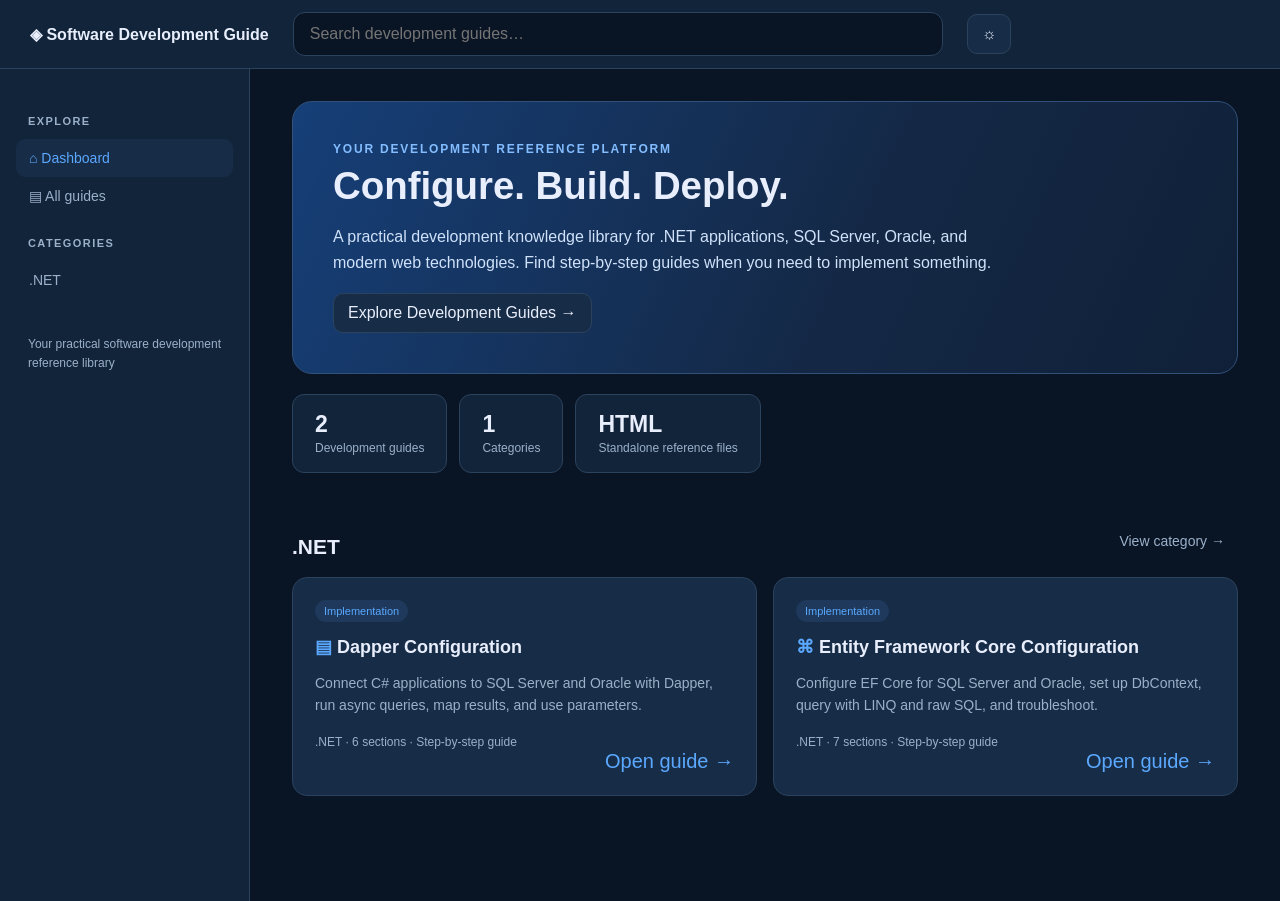
<file: index.html>
<!doctype html>
<html lang="en">
<head>
  <meta charset="utf-8">
  <meta name="viewport" content="width=device-width, initial-scale=1">
  <meta name="description" content="Practical .NET software development configuration and implementation guides.">
  <title>Software Development Guide</title>
  <link rel="stylesheet" href="style.css">
</head>
<body>
  <header class="site-header">
    <a class="brand" href="index.html">◈ Software Development Guide</a>
    <label class="search-wrap"><span class="sr-only">Search guides</span><input id="search" type="search" placeholder="Search development guides…" aria-label="Search development guides"></label>
    <button id="theme" class="theme-button" type="button" aria-label="Toggle light and dark theme">☼</button>
  </header>
  <div class="layout">
    <aside class="sidebar">
      <div class="side-title">EXPLORE</div>
      <a href="#home" class="nav active">⌂ Dashboard</a>
      <a href="#library" class="nav">▤ All guides</a>
      <div class="side-title">CATEGORIES</div>
      <div id="categories"><a href="#category/.NET" class="nav">.NET</a></div>
      <div class="aside-foot">Your practical software development reference library</div>
    </aside>
    <main id="app" tabindex="-1"></main>
  </div>
  <script src="script.js"></script>
</body>
</html>
</file>
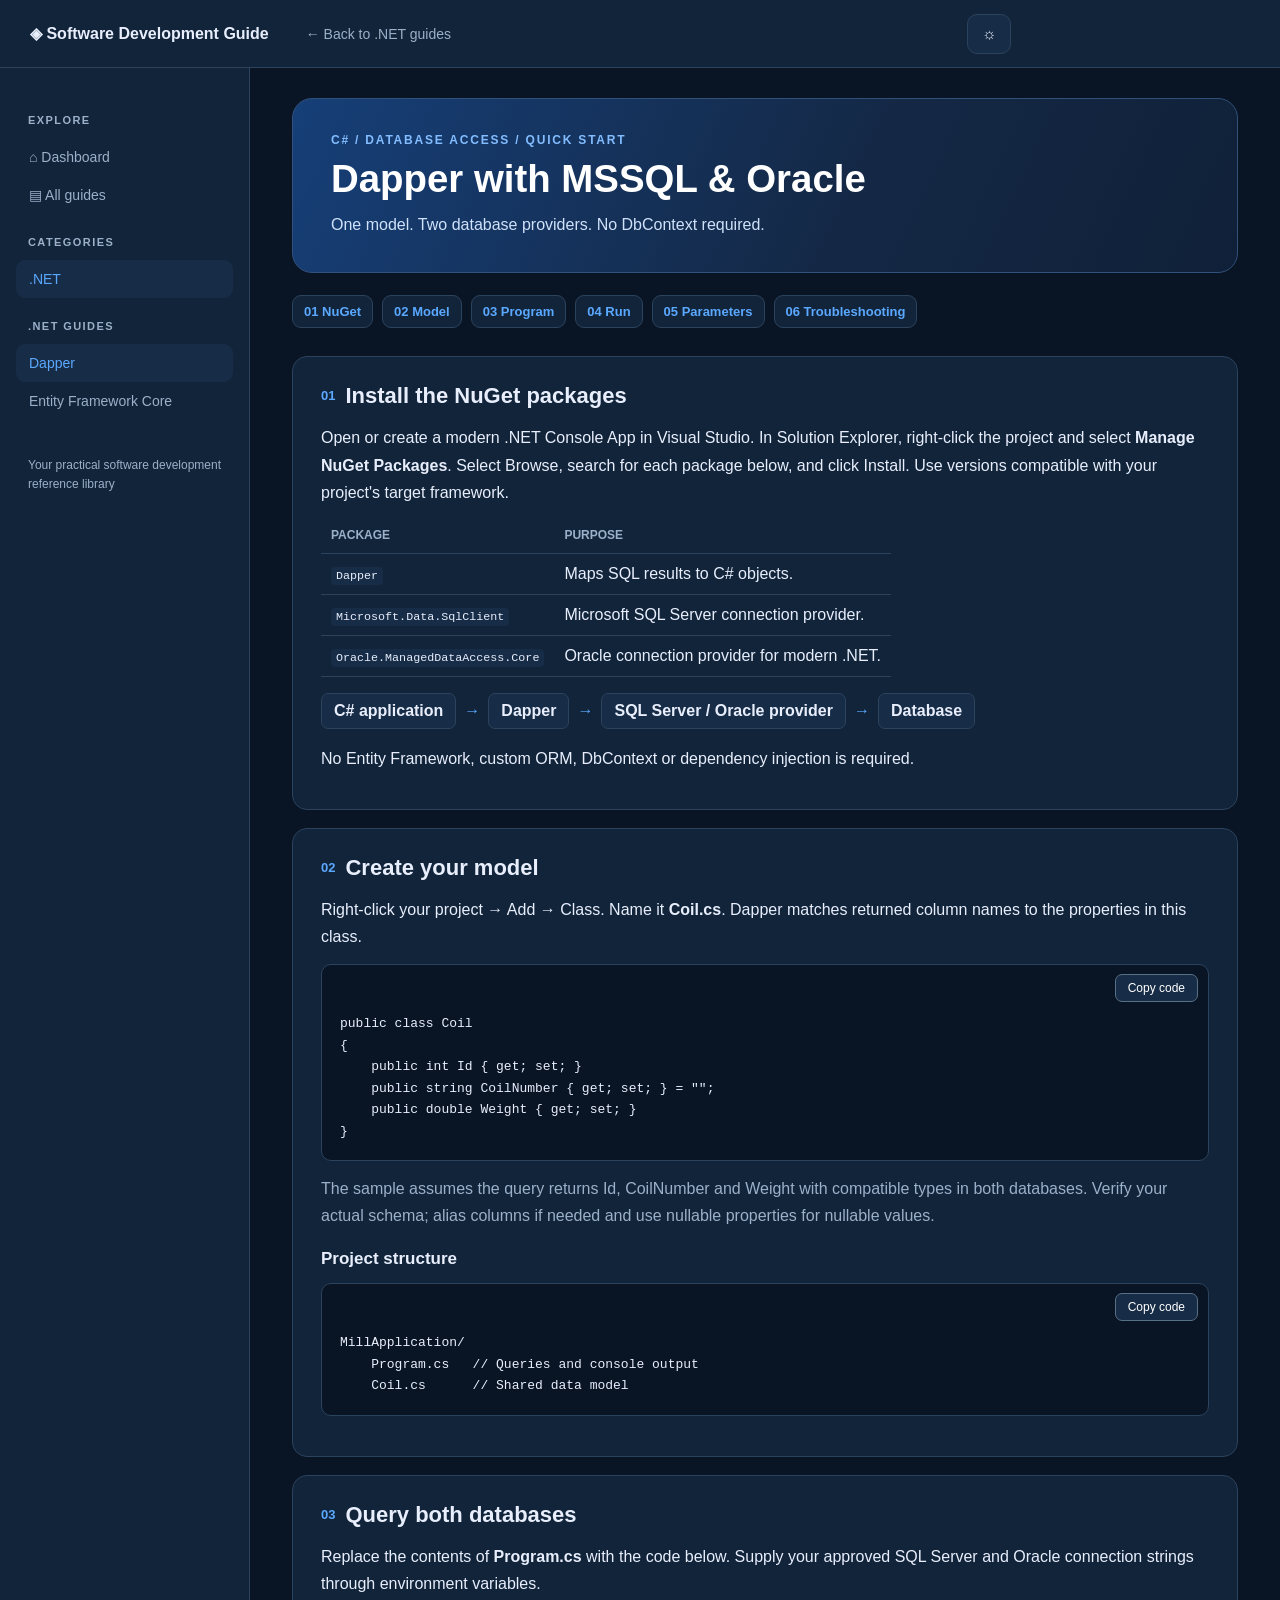
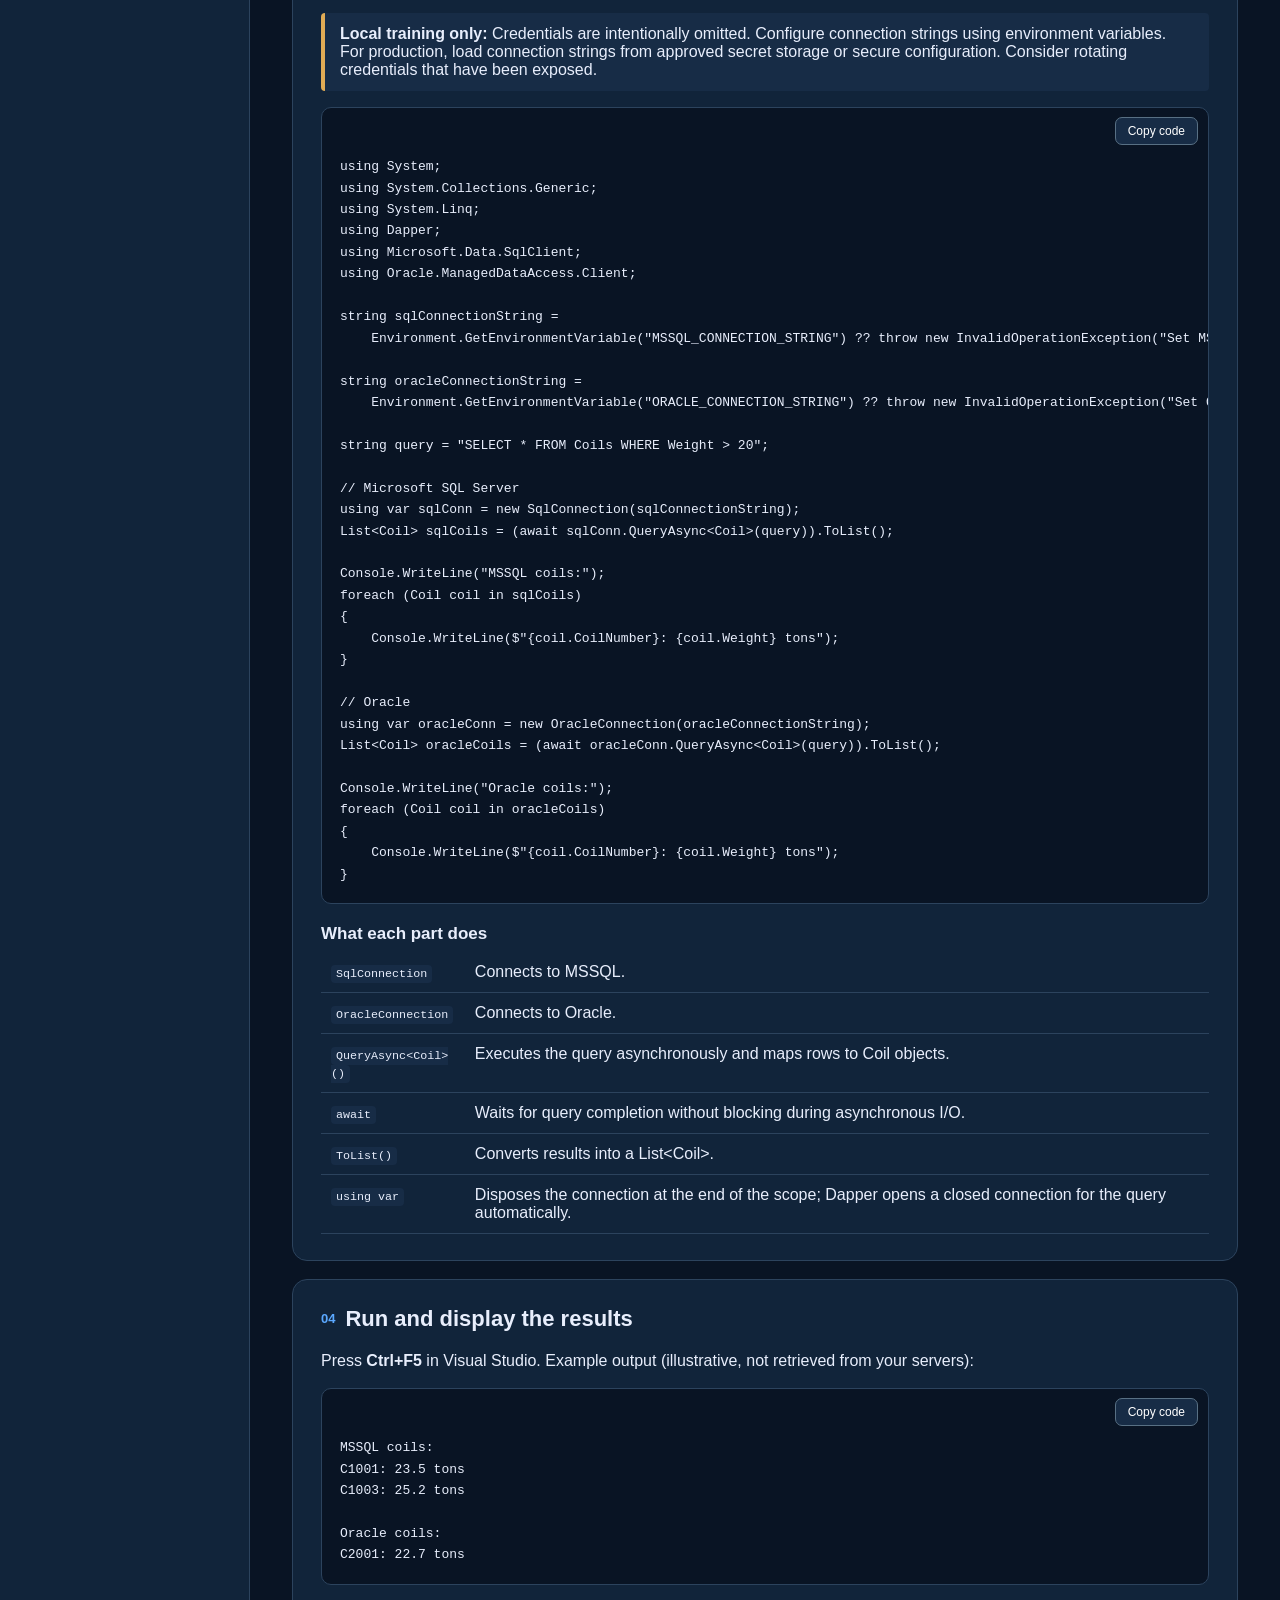
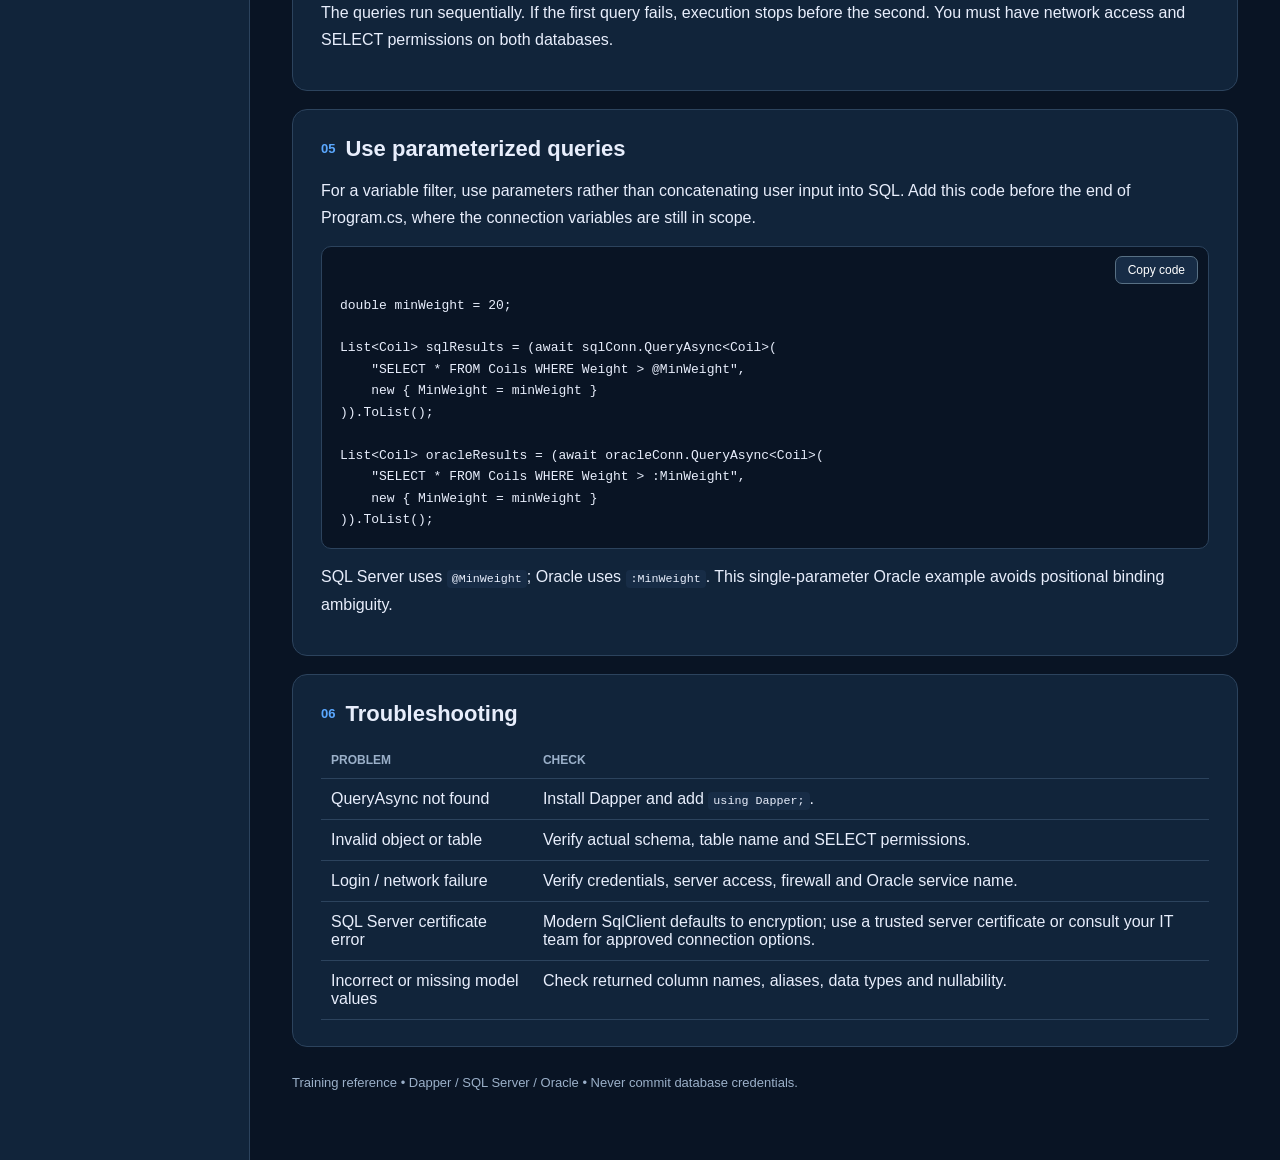
<file: guides/database/dapper.html>
<!doctype html>
<html lang="en">
<head>
<meta charset="utf-8">
<meta name="viewport" content="width=device-width, initial-scale=1">
<title>Dapper | MSSQL & Oracle | Software Development Guide</title>
<link rel="stylesheet" href="../../style.css">
<link rel="stylesheet" href="../../guide.css">
</head>
<body class="guide-page">
<header class="site-header">
  <a class="brand" href="../../index.html">◈ Software Development Guide</a>
  <div class="search-wrap"><a class="nav" href="../../index.html#category/.NET">← Back to .NET guides</a></div>
  <button id="theme" class="theme-button" type="button" aria-label="Toggle light and dark theme">☼</button>
</header>
<div class="layout">
 <aside class="sidebar">
   <div class="side-title">EXPLORE</div>
   <a href="../../index.html#home" class="nav">⌂ Dashboard</a>
   <a href="../../index.html#library" class="nav">▤ All guides</a>
   <div class="side-title">CATEGORIES</div>
   <a href="../../index.html#category/.NET" class="nav guide-nav-active">.NET</a>
   <div class="side-title">.NET GUIDES</div>
   <a href="dapper.html" class="nav active">Dapper</a>
   <a href="entity-framework.html" class="nav ">Entity Framework Core</a>
   <div class="aside-foot">Your practical software development reference library</div>
 </aside>
 <main class="guide-main">
  <section class="guide-hero">
   <div class="eyebrow">C# / DATABASE ACCESS / QUICK START</div>
   <h1>Dapper with MSSQL &amp; Oracle</h1>
   <p>One model. Two database providers. No DbContext required.</p>
  </section>
  <nav class="guide-toc" aria-label="On this page"><a href="#setup">01 NuGet</a><a href="#model">02 Model</a><a href="#program">03 Program</a><a href="#run">04 Run</a><a href="#parameters">05 Parameters</a><a href="#troubleshoot">06 Troubleshooting</a></nav>
  <div class="guide-content">
<section id="setup"><h2><span class="num">01</span>Install the NuGet packages</h2><p>Open or create a modern .NET Console App in Visual Studio. In Solution Explorer, right-click the project and select <strong>Manage NuGet Packages</strong>. Select Browse, search for each package below, and click Install. Use versions compatible with your project's target framework.</p><table><thead><tr><th>Package</th><th>Purpose</th></tr></thead><tbody><tr><td><code>Dapper</code></td><td>Maps SQL results to C# objects.</td></tr><tr><td><code>Microsoft.Data.SqlClient</code></td><td>Microsoft SQL Server connection provider.</td></tr><tr><td><code>Oracle.ManagedDataAccess.Core</code></td><td>Oracle connection provider for modern .NET.</td></tr></tbody></table><div class="flow"><span>C# application</span><b>→</b><span>Dapper</span><b>→</b><span>SQL Server / Oracle provider</span><b>→</b><span>Database</span></div><p>No Entity Framework, custom ORM, DbContext or dependency injection is required.</p></section>
<section id="model"><h2><span class="num">02</span>Create your model</h2><p>Right-click your project → Add → Class. Name it <strong>Coil.cs</strong>. Dapper matches returned column names to the properties in this class.</p><div class="code"><button type="button" class="copy">Copy code</button><pre><code>public class Coil
{
    public int Id { get; set; }
    public string CoilNumber { get; set; } = &quot;&quot;;
    public double Weight { get; set; }
}</code></pre></div><p class="muted">The sample assumes the query returns Id, CoilNumber and Weight with compatible types in both databases. Verify your actual schema; alias columns if needed and use nullable properties for nullable values.</p><h3>Project structure</h3><div class="code"><button type="button" class="copy">Copy code</button><pre><code>MillApplication/
    Program.cs   // Queries and console output
    Coil.cs      // Shared data model</code></pre></div></section>
<section id="program"><h2><span class="num">03</span>Query both databases</h2><p>Replace the contents of <strong>Program.cs</strong> with the code below. Supply your approved SQL Server and Oracle connection strings through environment variables.</p><div class="note"><strong>Local training only:</strong> Credentials are intentionally omitted. Configure connection strings using environment variables. For production, load connection strings from approved secret storage or secure configuration. Consider rotating credentials that have been exposed.</div><div class="code"><button type="button" class="copy">Copy code</button><pre><code>using System;
using System.Collections.Generic;
using System.Linq;
using Dapper;
using Microsoft.Data.SqlClient;
using Oracle.ManagedDataAccess.Client;

string sqlConnectionString =
    Environment.GetEnvironmentVariable(&quot;MSSQL_CONNECTION_STRING&quot;) ?? throw new InvalidOperationException(&quot;Set MSSQL_CONNECTION_STRING&quot;);

string oracleConnectionString =
    Environment.GetEnvironmentVariable(&quot;ORACLE_CONNECTION_STRING&quot;) ?? throw new InvalidOperationException(&quot;Set ORACLE_CONNECTION_STRING&quot;);

string query = &quot;SELECT * FROM Coils WHERE Weight &gt; 20&quot;;

// Microsoft SQL Server
using var sqlConn = new SqlConnection(sqlConnectionString);
List&lt;Coil&gt; sqlCoils = (await sqlConn.QueryAsync&lt;Coil&gt;(query)).ToList();

Console.WriteLine(&quot;MSSQL coils:&quot;);
foreach (Coil coil in sqlCoils)
{
    Console.WriteLine($&quot;{coil.CoilNumber}: {coil.Weight} tons&quot;);
}

// Oracle
using var oracleConn = new OracleConnection(oracleConnectionString);
List&lt;Coil&gt; oracleCoils = (await oracleConn.QueryAsync&lt;Coil&gt;(query)).ToList();

Console.WriteLine(&quot;Oracle coils:&quot;);
foreach (Coil coil in oracleCoils)
{
    Console.WriteLine($&quot;{coil.CoilNumber}: {coil.Weight} tons&quot;);
}</code></pre></div><h3>What each part does</h3><table><tbody><tr><td><code>SqlConnection</code></td><td>Connects to MSSQL.</td></tr><tr><td><code>OracleConnection</code></td><td>Connects to Oracle.</td></tr><tr><td><code>QueryAsync&lt;Coil&gt;()</code></td><td>Executes the query asynchronously and maps rows to Coil objects.</td></tr><tr><td><code>await</code></td><td>Waits for query completion without blocking during asynchronous I/O.</td></tr><tr><td><code>ToList()</code></td><td>Converts results into a List&lt;Coil&gt;.</td></tr><tr><td><code>using var</code></td><td>Disposes the connection at the end of the scope; Dapper opens a closed connection for the query automatically.</td></tr></tbody></table></section>
<section id="run"><h2><span class="num">04</span>Run and display the results</h2><p>Press <strong>Ctrl+F5</strong> in Visual Studio. Example output (illustrative, not retrieved from your servers):</p><div class="code"><button type="button" class="copy">Copy code</button><pre><code>MSSQL coils:
C1001: 23.5 tons
C1003: 25.2 tons

Oracle coils:
C2001: 22.7 tons</code></pre></div><p>The queries run sequentially. If the first query fails, execution stops before the second. You must have network access and SELECT permissions on both databases.</p></section>
<section id="parameters"><h2><span class="num">05</span>Use parameterized queries</h2><p>For a variable filter, use parameters rather than concatenating user input into SQL. Add this code before the end of Program.cs, where the connection variables are still in scope.</p><div class="code"><button type="button" class="copy">Copy code</button><pre><code>double minWeight = 20;

List&lt;Coil&gt; sqlResults = (await sqlConn.QueryAsync&lt;Coil&gt;(
    &quot;SELECT * FROM Coils WHERE Weight &gt; @MinWeight&quot;,
    new { MinWeight = minWeight }
)).ToList();

List&lt;Coil&gt; oracleResults = (await oracleConn.QueryAsync&lt;Coil&gt;(
    &quot;SELECT * FROM Coils WHERE Weight &gt; :MinWeight&quot;,
    new { MinWeight = minWeight }
)).ToList();</code></pre></div><p>SQL Server uses <code>@MinWeight</code>; Oracle uses <code>:MinWeight</code>. This single-parameter Oracle example avoids positional binding ambiguity.</p></section>
<section id="troubleshoot"><h2><span class="num">06</span>Troubleshooting</h2><table><thead><tr><th>Problem</th><th>Check</th></tr></thead><tbody><tr><td>QueryAsync not found</td><td>Install Dapper and add <code>using Dapper;</code>.</td></tr><tr><td>Invalid object or table</td><td>Verify actual schema, table name and SELECT permissions.</td></tr><tr><td>Login / network failure</td><td>Verify credentials, server access, firewall and Oracle service name.</td></tr><tr><td>SQL Server certificate error</td><td>Modern SqlClient defaults to encryption; use a trusted server certificate or consult your IT team for approved connection options.</td></tr><tr><td>Incorrect or missing model values</td><td>Check returned column names, aliases, data types and nullability.</td></tr></tbody></table></section></div>
  <footer class="guide-footer">Training reference • Dapper / SQL Server / Oracle • Never commit database credentials.</footer>
 </main>
</div>
<script>
document.querySelectorAll(".copy").forEach(button=>button.addEventListener("click",async()=>{
  const code=button.nextElementSibling.innerText;
  try { await navigator.clipboard.writeText(code); }
  catch(error) {
    const textarea=document.createElement("textarea");
    textarea.value=code;document.body.append(textarea);textarea.select();
    const copied=document.execCommand("copy");textarea.remove();
    if(!copied){button.textContent="Select code to copy";return;}
  }
  button.textContent="Copied";
  setTimeout(()=>button.textContent="Copy code",1400);
}));
const themeKey="development-guide-theme";
try {
 if(localStorage.getItem(themeKey)==="light")document.body.classList.add("light");
} catch(error){}
document.getElementById("theme").addEventListener("click",()=>{
 document.body.classList.toggle("light");
 try{localStorage.setItem(themeKey,document.body.classList.contains("light")?"light":"dark");}catch(error){}
});
</script>
</body>
</html>
</file>
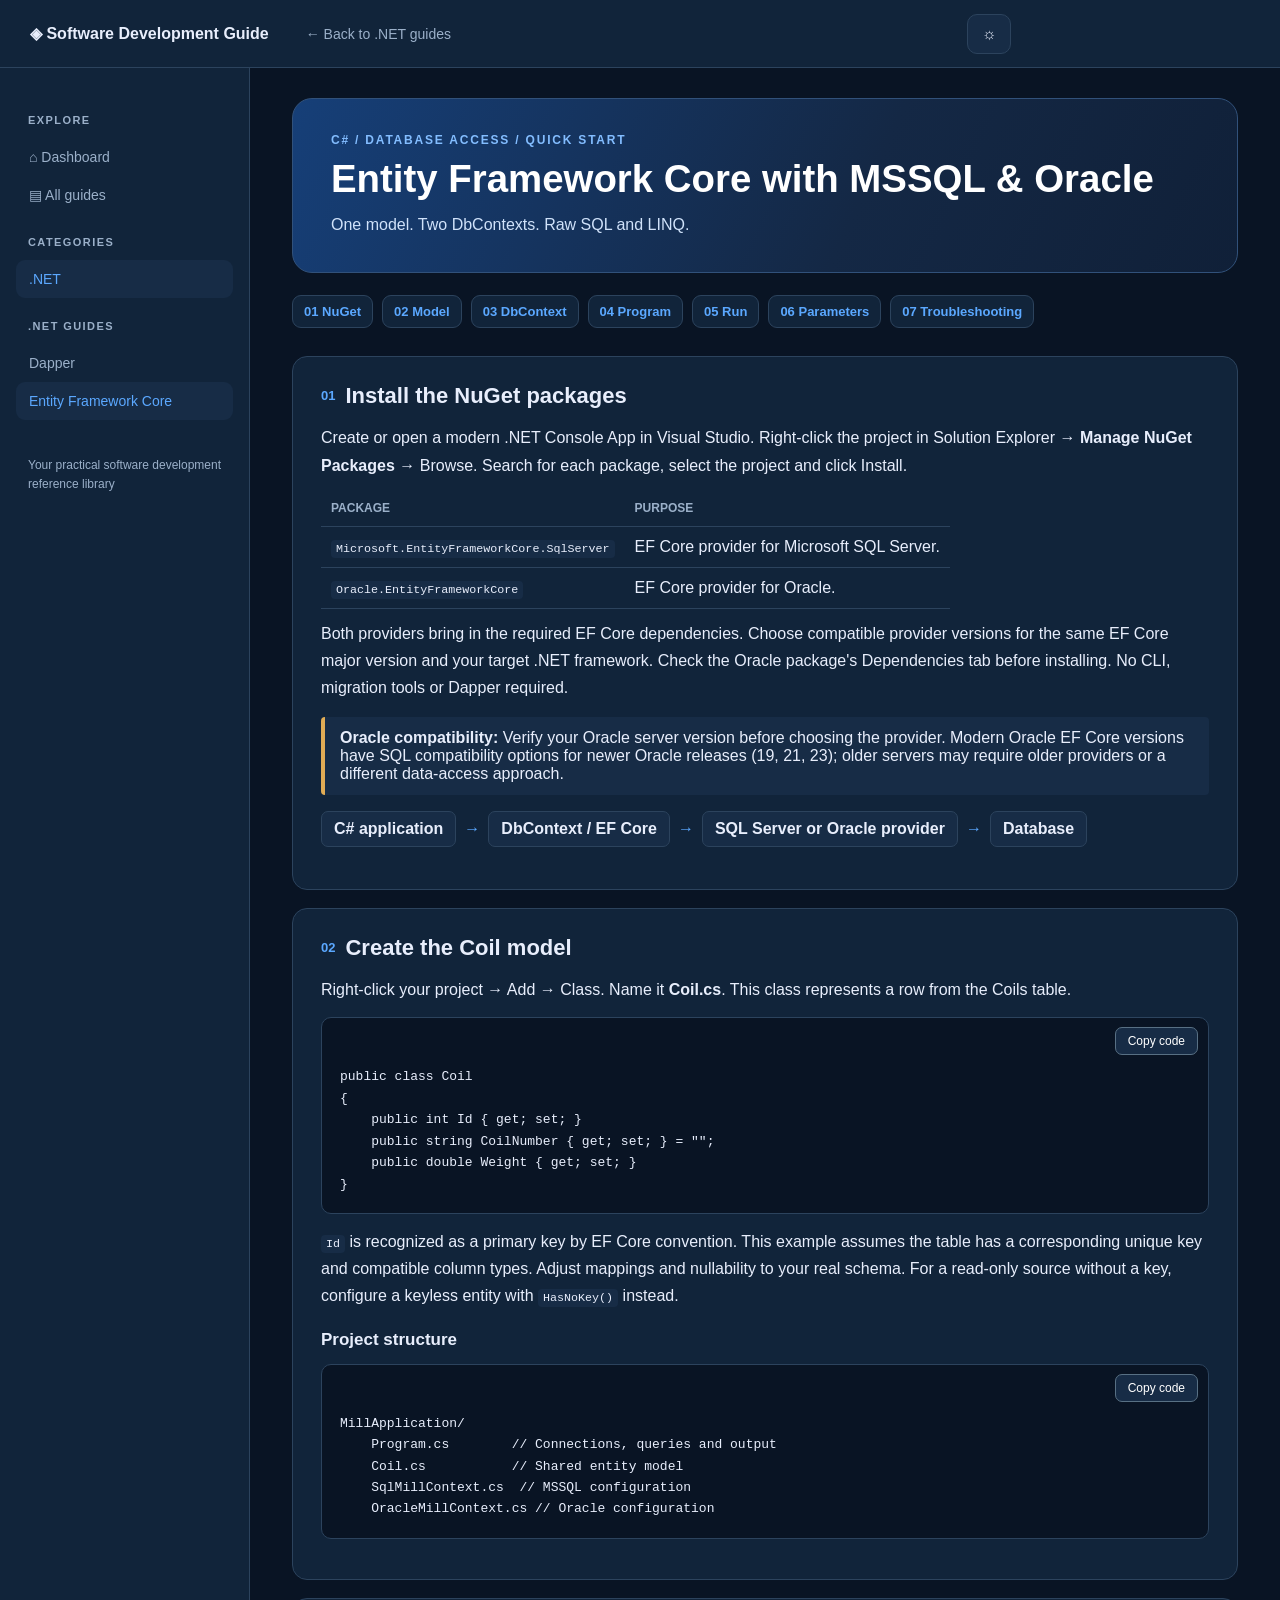
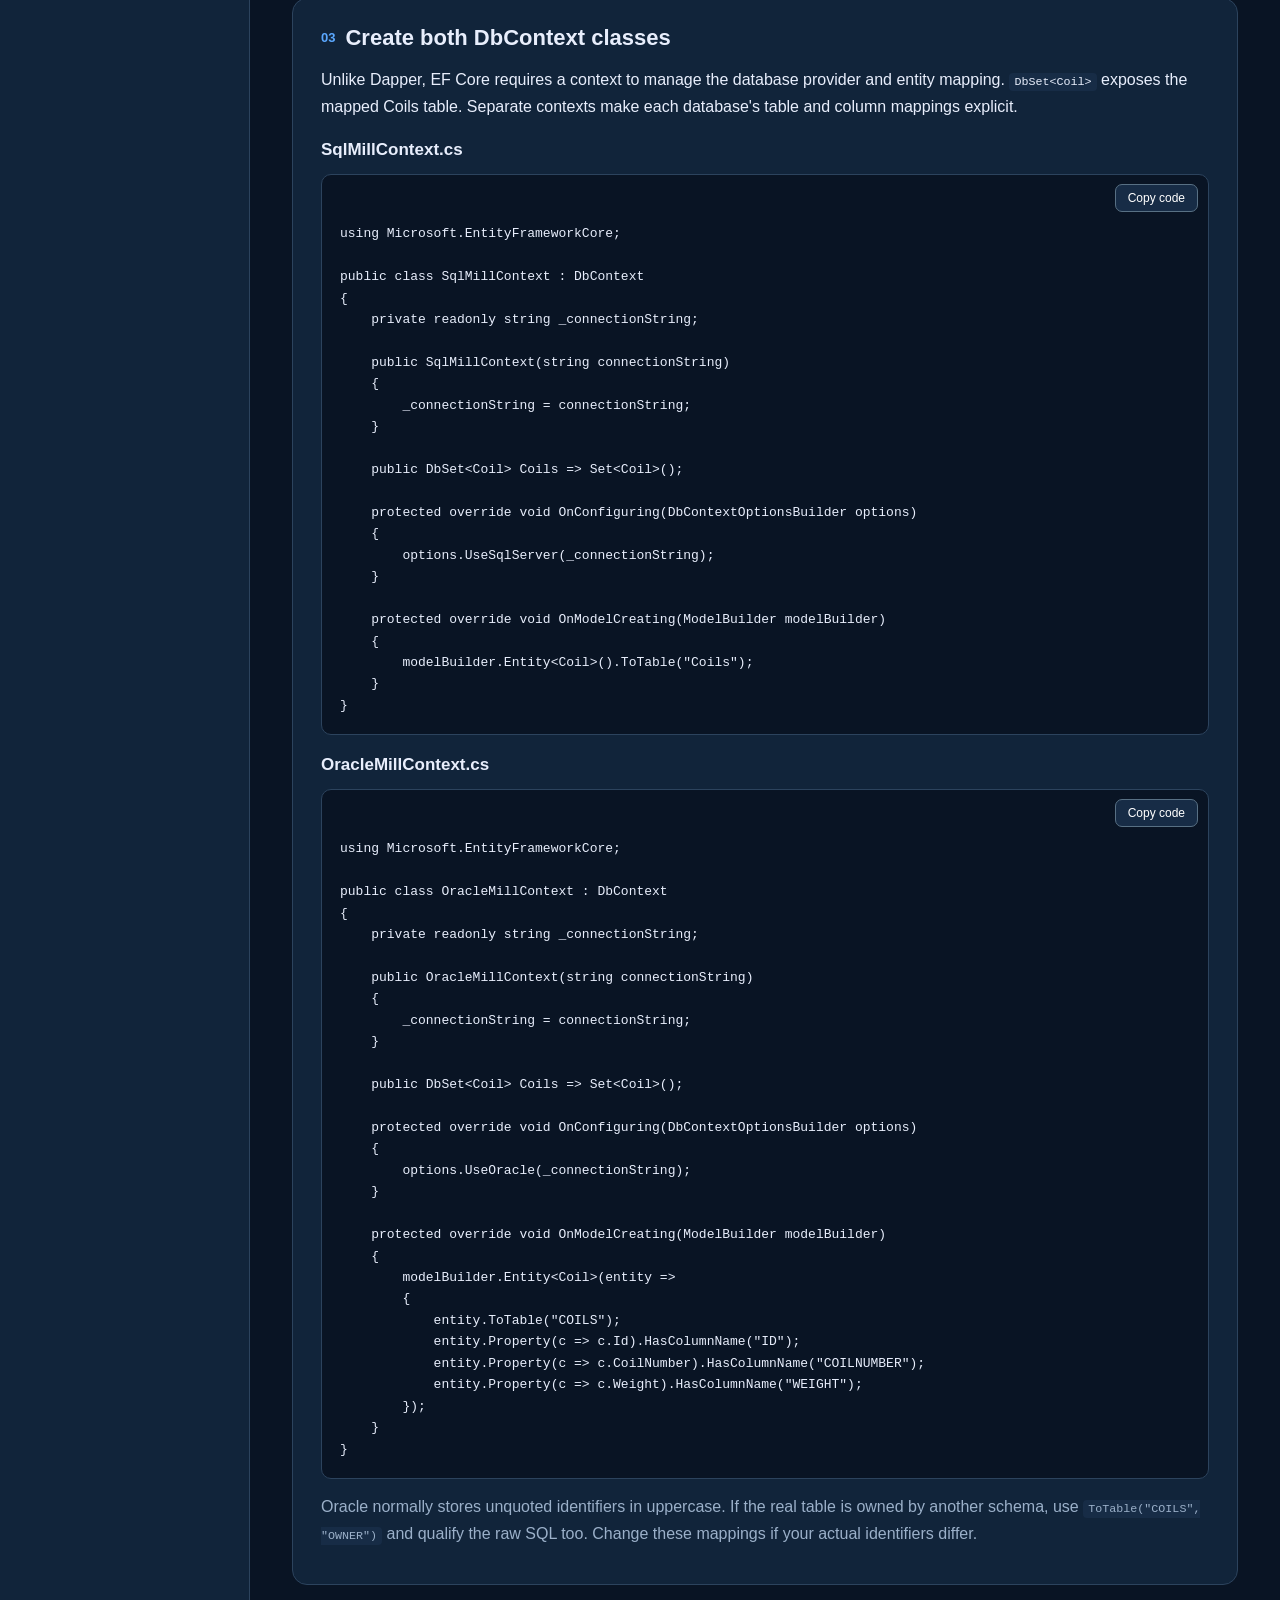
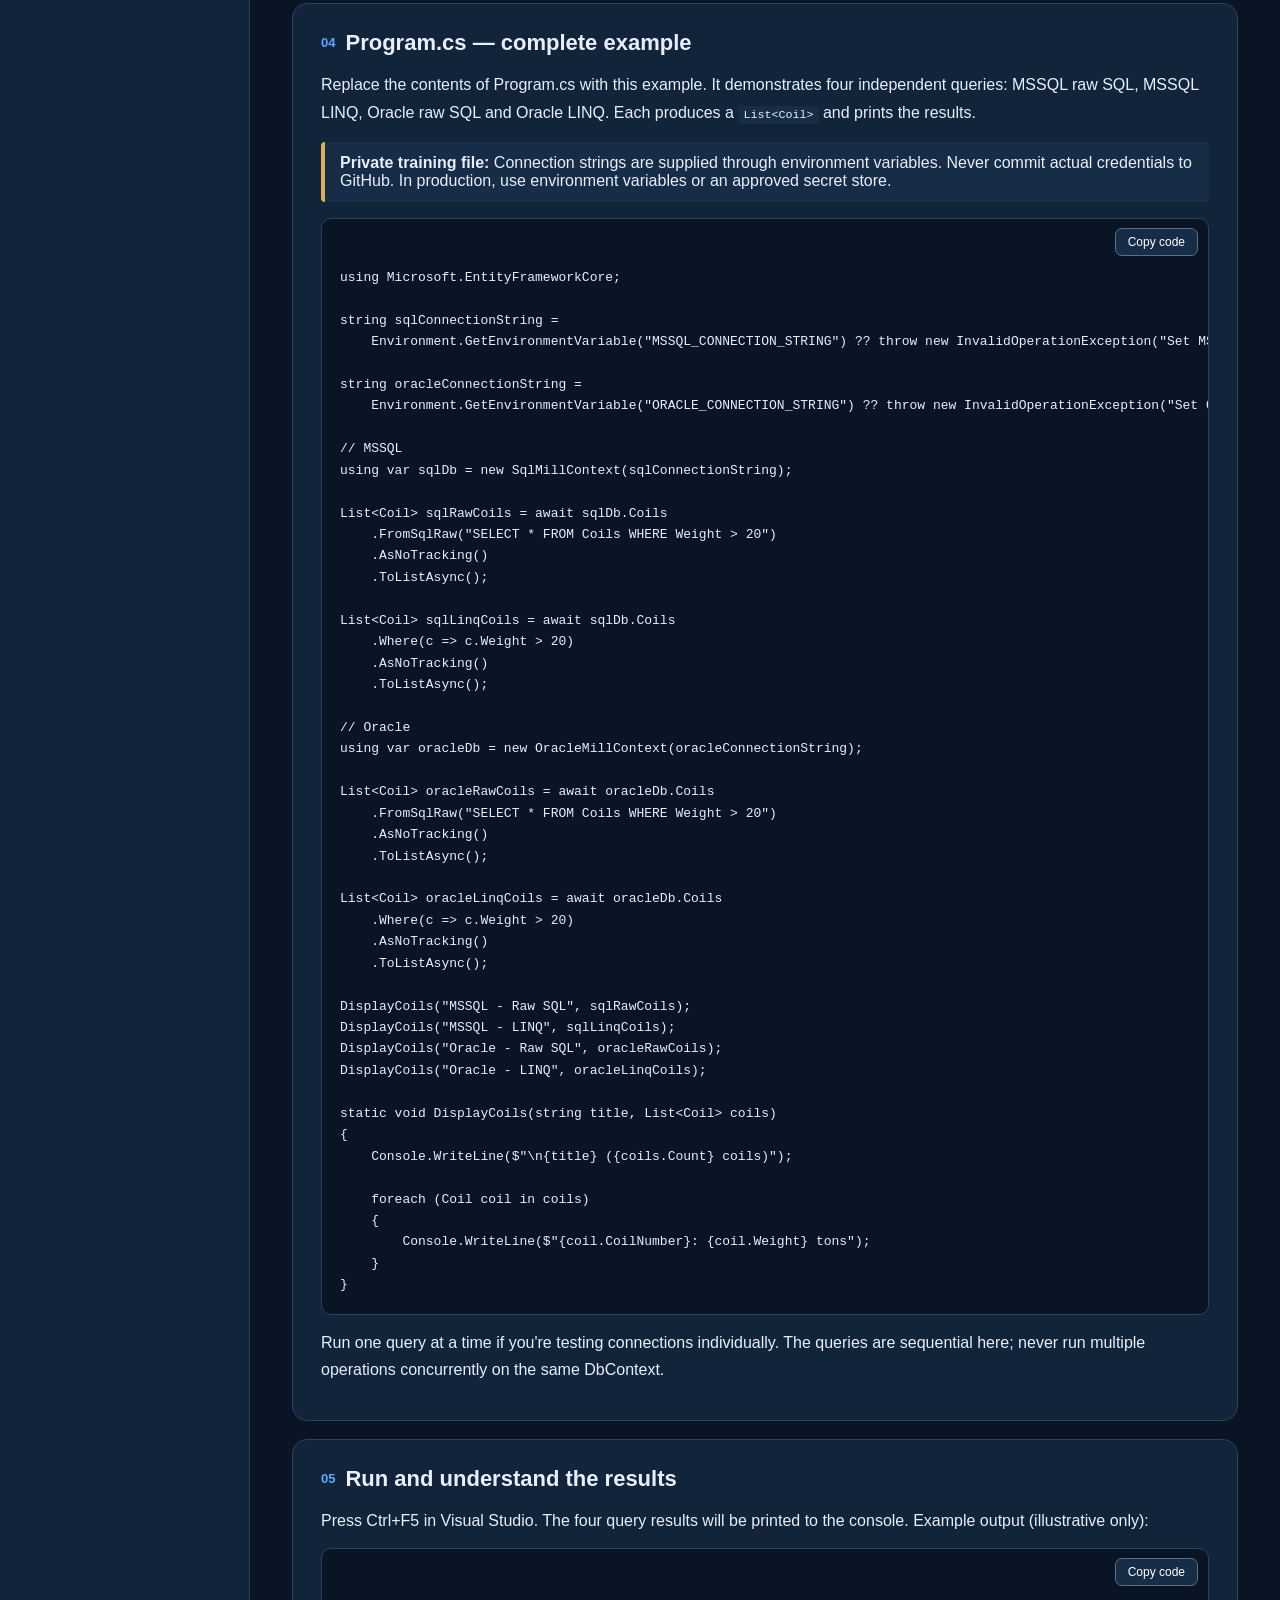
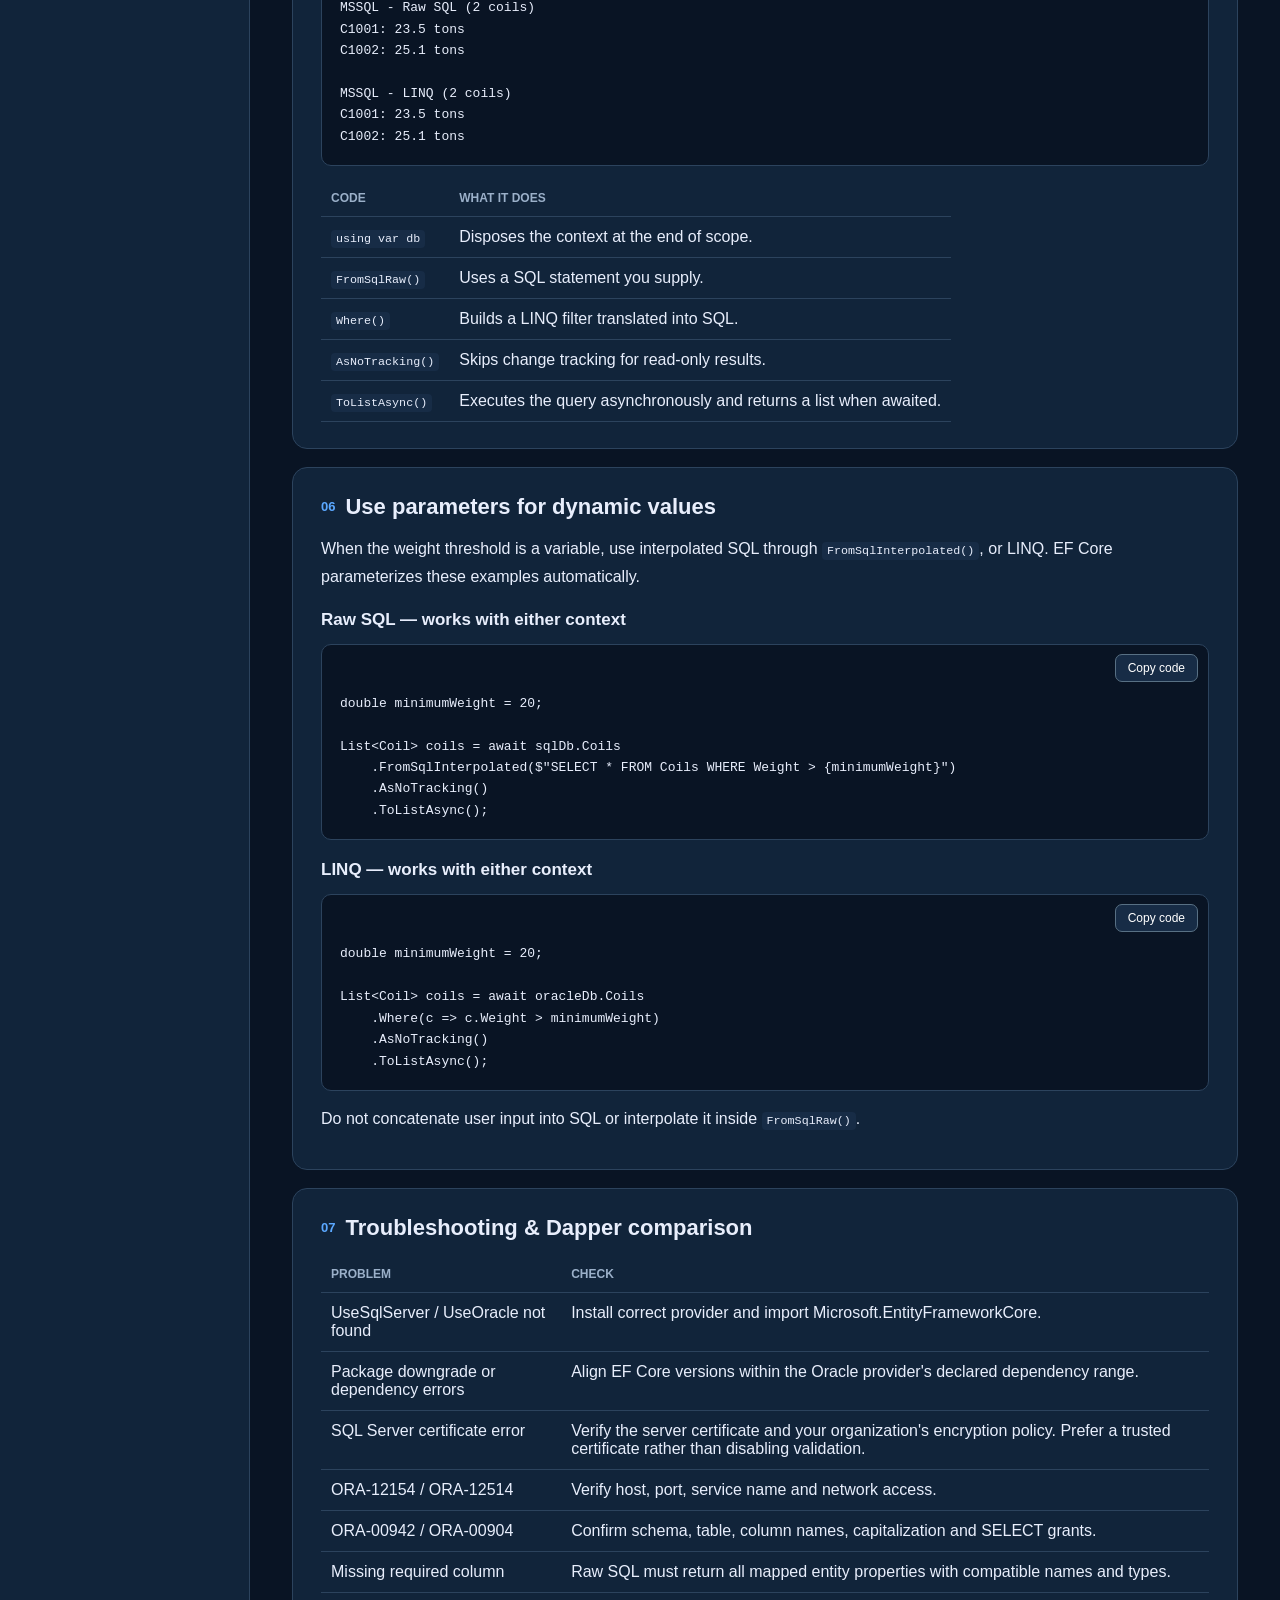
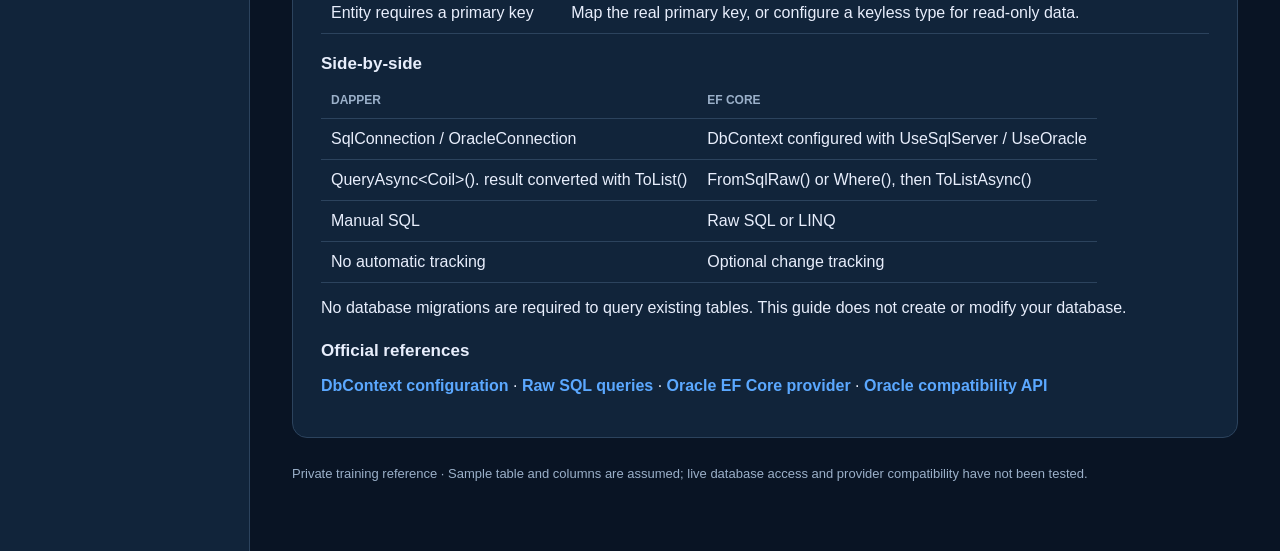
<file: guides/database/entity-framework.html>
<!doctype html>
<html lang="en">
<head>
<meta charset="utf-8">
<meta name="viewport" content="width=device-width, initial-scale=1">
<title>Entity Framework Core | MSSQL &amp; Oracle | Software Development Guide</title>
<link rel="stylesheet" href="../../style.css">
<link rel="stylesheet" href="../../guide.css">
</head>
<body class="guide-page">
<header class="site-header">
  <a class="brand" href="../../index.html">◈ Software Development Guide</a>
  <div class="search-wrap"><a class="nav" href="../../index.html#category/.NET">← Back to .NET guides</a></div>
  <button id="theme" class="theme-button" type="button" aria-label="Toggle light and dark theme">☼</button>
</header>
<div class="layout">
 <aside class="sidebar">
   <div class="side-title">EXPLORE</div>
   <a href="../../index.html#home" class="nav">⌂ Dashboard</a>
   <a href="../../index.html#library" class="nav">▤ All guides</a>
   <div class="side-title">CATEGORIES</div>
   <a href="../../index.html#category/.NET" class="nav guide-nav-active">.NET</a>
   <div class="side-title">.NET GUIDES</div>
   <a href="dapper.html" class="nav ">Dapper</a>
   <a href="entity-framework.html" class="nav active">Entity Framework Core</a>
   <div class="aside-foot">Your practical software development reference library</div>
 </aside>
 <main class="guide-main">
  <section class="guide-hero">
   <div class="eyebrow">C# / DATABASE ACCESS / QUICK START</div>
   <h1>Entity Framework Core with MSSQL &amp; Oracle</h1>
   <p>One model. Two DbContexts. Raw SQL and LINQ.</p>
  </section>
  <nav class="guide-toc" aria-label="On this page"><a href="#setup">01 NuGet</a><a href="#model">02 Model</a><a href="#context">03 DbContext</a><a href="#program">04 Program</a><a href="#run">05 Run</a><a href="#parameters">06 Parameters</a><a href="#troubleshoot">07 Troubleshooting</a></nav>
  <div class="guide-content"><section id="setup"><h2><span class="num">01</span>Install the NuGet packages</h2><p>Create or open a modern .NET Console App in Visual Studio. Right-click the project in Solution Explorer → <strong>Manage NuGet Packages</strong> → Browse. Search for each package, select the project and click Install.</p><table><thead><tr><th>Package</th><th>Purpose</th></tr></thead><tbody><tr><td><code>Microsoft.EntityFrameworkCore.SqlServer</code></td><td>EF Core provider for Microsoft SQL Server.</td></tr><tr><td><code>Oracle.EntityFrameworkCore</code></td><td>EF Core provider for Oracle.</td></tr></tbody></table><p>Both providers bring in the required EF Core dependencies. Choose compatible provider versions for the same EF Core major version and your target .NET framework. Check the Oracle package's Dependencies tab before installing. No CLI, migration tools or Dapper required.</p><div class="note"><strong>Oracle compatibility:</strong> Verify your Oracle server version before choosing the provider. Modern Oracle EF Core versions have SQL compatibility options for newer Oracle releases (19, 21, 23); older servers may require older providers or a different data-access approach.</div><div class="flow"><span>C# application</span><b>→</b><span>DbContext / EF Core</span><b>→</b><span>SQL Server or Oracle provider</span><b>→</b><span>Database</span></div></section><section id="model"><h2><span class="num">02</span>Create the Coil model</h2><p>Right-click your project → Add → Class. Name it <strong>Coil.cs</strong>. This class represents a row from the Coils table.</p><div class="code"><button type="button" class="copy">Copy code</button><pre><code>public class Coil
{
    public int Id { get; set; }
    public string CoilNumber { get; set; } = &quot;&quot;;
    public double Weight { get; set; }
}</code></pre></div><p><code>Id</code> is recognized as a primary key by EF Core convention. This example assumes the table has a corresponding unique key and compatible column types. Adjust mappings and nullability to your real schema. For a read-only source without a key, configure a keyless entity with <code>HasNoKey()</code> instead.</p><h3>Project structure</h3><div class="code"><button type="button" class="copy">Copy code</button><pre><code>MillApplication/
    Program.cs        // Connections, queries and output
    Coil.cs           // Shared entity model
    SqlMillContext.cs  // MSSQL configuration
    OracleMillContext.cs // Oracle configuration</code></pre></div></section><section id="context"><h2><span class="num">03</span>Create both DbContext classes</h2><p>Unlike Dapper, EF Core requires a context to manage the database provider and entity mapping. <code>DbSet&lt;Coil&gt;</code> exposes the mapped Coils table. Separate contexts make each database's table and column mappings explicit.</p><h3>SqlMillContext.cs</h3><div class="code"><button type="button" class="copy">Copy code</button><pre><code>using Microsoft.EntityFrameworkCore;

public class SqlMillContext : DbContext
{
    private readonly string _connectionString;

    public SqlMillContext(string connectionString)
    {
        _connectionString = connectionString;
    }

    public DbSet&lt;Coil&gt; Coils =&gt; Set&lt;Coil&gt;();

    protected override void OnConfiguring(DbContextOptionsBuilder options)
    {
        options.UseSqlServer(_connectionString);
    }

    protected override void OnModelCreating(ModelBuilder modelBuilder)
    {
        modelBuilder.Entity&lt;Coil&gt;().ToTable(&quot;Coils&quot;);
    }
}</code></pre></div><h3>OracleMillContext.cs</h3><div class="code"><button type="button" class="copy">Copy code</button><pre><code>using Microsoft.EntityFrameworkCore;

public class OracleMillContext : DbContext
{
    private readonly string _connectionString;

    public OracleMillContext(string connectionString)
    {
        _connectionString = connectionString;
    }

    public DbSet&lt;Coil&gt; Coils =&gt; Set&lt;Coil&gt;();

    protected override void OnConfiguring(DbContextOptionsBuilder options)
    {
        options.UseOracle(_connectionString);
    }

    protected override void OnModelCreating(ModelBuilder modelBuilder)
    {
        modelBuilder.Entity&lt;Coil&gt;(entity =&gt;
        {
            entity.ToTable(&quot;COILS&quot;);
            entity.Property(c =&gt; c.Id).HasColumnName(&quot;ID&quot;);
            entity.Property(c =&gt; c.CoilNumber).HasColumnName(&quot;COILNUMBER&quot;);
            entity.Property(c =&gt; c.Weight).HasColumnName(&quot;WEIGHT&quot;);
        });
    }
}</code></pre></div><p class="muted">Oracle normally stores unquoted identifiers in uppercase. If the real table is owned by another schema, use <code>ToTable("COILS", "OWNER")</code> and qualify the raw SQL too. Change these mappings if your actual identifiers differ.</p></section><section id="program"><h2><span class="num">04</span>Program.cs — complete example</h2><p>Replace the contents of Program.cs with this example. It demonstrates four independent queries: MSSQL raw SQL, MSSQL LINQ, Oracle raw SQL and Oracle LINQ. Each produces a <code>List&lt;Coil&gt;</code> and prints the results.</p><div class="note"><strong>Private training file:</strong> Connection strings are supplied through environment variables. Never commit actual credentials to GitHub. In production, use environment variables or an approved secret store.</div><div class="code"><button type="button" class="copy">Copy code</button><pre><code>using Microsoft.EntityFrameworkCore;

string sqlConnectionString =
    Environment.GetEnvironmentVariable(&quot;MSSQL_CONNECTION_STRING&quot;) ?? throw new InvalidOperationException(&quot;Set MSSQL_CONNECTION_STRING&quot;);

string oracleConnectionString =
    Environment.GetEnvironmentVariable(&quot;ORACLE_CONNECTION_STRING&quot;) ?? throw new InvalidOperationException(&quot;Set ORACLE_CONNECTION_STRING&quot;);

// MSSQL
using var sqlDb = new SqlMillContext(sqlConnectionString);

List&lt;Coil&gt; sqlRawCoils = await sqlDb.Coils
    .FromSqlRaw(&quot;SELECT * FROM Coils WHERE Weight &gt; 20&quot;)
    .AsNoTracking()
    .ToListAsync();

List&lt;Coil&gt; sqlLinqCoils = await sqlDb.Coils
    .Where(c =&gt; c.Weight &gt; 20)
    .AsNoTracking()
    .ToListAsync();

// Oracle
using var oracleDb = new OracleMillContext(oracleConnectionString);

List&lt;Coil&gt; oracleRawCoils = await oracleDb.Coils
    .FromSqlRaw(&quot;SELECT * FROM Coils WHERE Weight &gt; 20&quot;)
    .AsNoTracking()
    .ToListAsync();

List&lt;Coil&gt; oracleLinqCoils = await oracleDb.Coils
    .Where(c =&gt; c.Weight &gt; 20)
    .AsNoTracking()
    .ToListAsync();

DisplayCoils(&quot;MSSQL - Raw SQL&quot;, sqlRawCoils);
DisplayCoils(&quot;MSSQL - LINQ&quot;, sqlLinqCoils);
DisplayCoils(&quot;Oracle - Raw SQL&quot;, oracleRawCoils);
DisplayCoils(&quot;Oracle - LINQ&quot;, oracleLinqCoils);

static void DisplayCoils(string title, List&lt;Coil&gt; coils)
{
    Console.WriteLine($&quot;\n{title} ({coils.Count} coils)&quot;);

    foreach (Coil coil in coils)
    {
        Console.WriteLine($&quot;{coil.CoilNumber}: {coil.Weight} tons&quot;);
    }
}</code></pre></div><p>Run one query at a time if you're testing connections individually. The queries are sequential here; never run multiple operations concurrently on the same DbContext.</p></section><section id="run"><h2><span class="num">05</span>Run and understand the results</h2><p>Press Ctrl+F5 in Visual Studio. The four query results will be printed to the console. Example output (illustrative only):</p><div class="code"><button type="button" class="copy">Copy code</button><pre><code>MSSQL - Raw SQL (2 coils)
C1001: 23.5 tons
C1002: 25.1 tons

MSSQL - LINQ (2 coils)
C1001: 23.5 tons
C1002: 25.1 tons</code></pre></div><table><thead><tr><th>Code</th><th>What it does</th></tr></thead><tbody><tr><td><code>using var db</code></td><td>Disposes the context at the end of scope.</td></tr><tr><td><code>FromSqlRaw()</code></td><td>Uses a SQL statement you supply.</td></tr><tr><td><code>Where()</code></td><td>Builds a LINQ filter translated into SQL.</td></tr><tr><td><code>AsNoTracking()</code></td><td>Skips change tracking for read-only results.</td></tr><tr><td><code>ToListAsync()</code></td><td>Executes the query asynchronously and returns a list when awaited.</td></tr></tbody></table></section><section id="parameters"><h2><span class="num">06</span>Use parameters for dynamic values</h2><p>When the weight threshold is a variable, use interpolated SQL through <code>FromSqlInterpolated()</code>, or LINQ. EF Core parameterizes these examples automatically.</p><h3>Raw SQL — works with either context</h3><div class="code"><button type="button" class="copy">Copy code</button><pre><code>double minimumWeight = 20;

List&lt;Coil&gt; coils = await sqlDb.Coils
    .FromSqlInterpolated($&quot;SELECT * FROM Coils WHERE Weight &gt; {minimumWeight}&quot;)
    .AsNoTracking()
    .ToListAsync();</code></pre></div><h3>LINQ — works with either context</h3><div class="code"><button type="button" class="copy">Copy code</button><pre><code>double minimumWeight = 20;

List&lt;Coil&gt; coils = await oracleDb.Coils
    .Where(c =&gt; c.Weight &gt; minimumWeight)
    .AsNoTracking()
    .ToListAsync();</code></pre></div><p>Do not concatenate user input into SQL or interpolate it inside <code>FromSqlRaw()</code>.</p></section><section id="troubleshoot"><h2><span class="num">07</span>Troubleshooting &amp; Dapper comparison</h2><table><thead><tr><th>Problem</th><th>Check</th></tr></thead><tbody><tr><td>UseSqlServer / UseOracle not found</td><td>Install correct provider and import Microsoft.EntityFrameworkCore.</td></tr><tr><td>Package downgrade or dependency errors</td><td>Align EF Core versions within the Oracle provider's declared dependency range.</td></tr><tr><td>SQL Server certificate error</td><td>Verify the server certificate and your organization's encryption policy. Prefer a trusted certificate rather than disabling validation.</td></tr><tr><td>ORA-12154 / ORA-12514</td><td>Verify host, port, service name and network access.</td></tr><tr><td>ORA-00942 / ORA-00904</td><td>Confirm schema, table, column names, capitalization and SELECT grants.</td></tr><tr><td>Missing required column</td><td>Raw SQL must return all mapped entity properties with compatible names and types.</td></tr><tr><td>Entity requires a primary key</td><td>Map the real primary key, or configure a keyless type for read-only data.</td></tr></tbody></table><h3>Side-by-side</h3><table><thead><tr><th>Dapper</th><th>EF Core</th></tr></thead><tbody><tr><td>SqlConnection / OracleConnection</td><td>DbContext configured with UseSqlServer / UseOracle</td></tr><tr><td>QueryAsync&lt;Coil&gt;(). result converted with ToList()</td><td>FromSqlRaw() or Where(), then ToListAsync()</td></tr><tr><td>Manual SQL</td><td>Raw SQL or LINQ</td></tr><tr><td>No automatic tracking</td><td>Optional change tracking</td></tr></tbody></table><p>No database migrations are required to query existing tables. This guide does not create or modify your database.</p><h3>Official references</h3><p><a href="https://learn.microsoft.com/en-us/ef/core/dbcontext-configuration/">DbContext configuration</a> · <a href="https://learn.microsoft.com/en-us/ef/core/querying/sql-queries">Raw SQL queries</a> · <a href="https://www.nuget.org/packages/Oracle.EntityFrameworkCore/">Oracle EF Core provider</a> · <a href="https://docs.oracle.com/en/database/oracle/oracle-database/26/odpnt/EFCoreAPI.html">Oracle compatibility API</a></p></section></div>
  <footer class="guide-footer">Private training reference · Sample table and columns are assumed; live database access and provider compatibility have not been tested.</footer>
 </main>
</div>
<script>
document.querySelectorAll(".copy").forEach(button=>button.addEventListener("click",async()=>{
  const code=button.nextElementSibling.innerText;
  try { await navigator.clipboard.writeText(code); }
  catch(error) {
    const textarea=document.createElement("textarea");
    textarea.value=code;document.body.append(textarea);textarea.select();
    const copied=document.execCommand("copy");textarea.remove();
    if(!copied){button.textContent="Select code to copy";return;}
  }
  button.textContent="Copied";
  setTimeout(()=>button.textContent="Copy code",1400);
}));
const themeKey="development-guide-theme";
try {
 if(localStorage.getItem(themeKey)==="light")document.body.classList.add("light");
} catch(error){}
document.getElementById("theme").addEventListener("click",()=>{
 document.body.classList.toggle("light");
 try{localStorage.setItem(themeKey,document.body.classList.contains("light")?"light":"dark");}catch(error){}
});
</script>
</body>
</html>
</file>
<file: style.css>
:root{font-family:Inter,"Segoe UI",Arial,sans-serif;color:#e8eefc;background:#091424;--bg:#091424;--panel:#11243a;--card:#172c46;--line:#2c435d;--muted:#9bb0c9;--accent:#5ba8ff;--text:#e8eefc}
*{box-sizing:border-box}html{scroll-behavior:smooth}body{margin:0;background:var(--bg);color:var(--text)}body.light{--bg:#f7f9fc;--panel:#fff;--card:#fff;--line:#dbe3ee;--muted:#54657b;--accent:#0867d9;--text:#17263a}
.site-header{min-height:68px;display:flex;align-items:center;gap:24px;padding:12px 30px;background:var(--panel);border-bottom:1px solid var(--line);position:sticky;top:0;z-index:5}
.brand{color:var(--text);text-decoration:none;font-weight:800;white-space:nowrap}.search-wrap{flex:1;max-width:650px}.search-wrap input{width:100%;padding:12px 16px;background:var(--bg);border:1px solid var(--line);border-radius:12px;color:var(--text);font:inherit}
button{cursor:pointer;border:1px solid var(--line);border-radius:10px;padding:10px 14px;color:var(--text);background:var(--card);font:inherit}button:hover,.card:hover{border-color:var(--accent)}
.layout{display:grid;grid-template-columns:250px minmax(0,1fr);min-height:calc(100vh - 68px)}.sidebar{padding:24px 16px;background:var(--panel);border-right:1px solid var(--line)}.side-title{font-size:11px;letter-spacing:.13em;font-weight:800;color:var(--muted);margin:22px 12px 12px}.nav{display:block;padding:11px 13px;border-radius:9px;color:var(--muted);text-decoration:none;font-size:14px}.nav:hover,.nav.active{background:var(--card);color:var(--accent)}.aside-foot{margin:36px 12px;font-size:12px;color:var(--muted);line-height:1.6}
main{max-width:1400px;width:100%;padding:32px 42px;margin:0 auto}.hero{background:linear-gradient(115deg,#163f78,#142845 60%,#102038);padding:40px;border:1px solid #31517a;border-radius:20px;min-height:220px}.hero h1{font-size:clamp(27px,3vw,42px);margin:8px 0}.hero p{max-width:680px;line-height:1.65;color:#d0e2fa}.eyebrow{color:#83bdff;font-size:12px;letter-spacing:.15em;font-weight:800;text-transform:uppercase}.stats{display:flex;gap:12px;margin:20px 0 32px;flex-wrap:wrap}.stat{padding:16px 22px;border:1px solid var(--line);border-radius:12px;background:var(--panel)}.stat strong{display:block;font-size:23px}.stat span{font-size:12px;color:var(--muted)}h2{font-size:21px;margin:30px 0 18px}.grid{display:grid;grid-template-columns:repeat(auto-fit,minmax(240px,1fr));gap:16px}.card{background:var(--card);border:1px solid var(--line);border-radius:15px;padding:22px;cursor:pointer;transition:border-color .15s}.card h3{margin:14px 0 8px;font-size:18px}.card p{color:var(--muted);font-size:14px;line-height:1.6;min-height:46px}.pill{display:inline-block;font-size:11px;color:var(--accent);background:rgba(80,150,240,.12);padding:5px 9px;border-radius:20px}.card .arrow{display:block;text-align:right;color:var(--accent);font-size:20px}.empty{padding:50px;text-align:center;color:var(--muted)}.sr-only{position:absolute;width:1px;height:1px;padding:0;margin:-1px;overflow:hidden;clip:rect(0,0,0,0);white-space:nowrap;border:0}
@media(max-width:760px){.site-header{padding:12px;gap:8px;flex-wrap:wrap}.brand{font-size:13px}.search-wrap{order:3;max-width:none;flex-basis:100%}.layout{grid-template-columns:1fr}.sidebar{display:flex;flex-wrap:wrap;gap:6px;padding:8px;align-items:center}.sidebar .side-title,.sidebar .aside-foot{display:none}#categories{display:flex;flex-wrap:wrap}.nav{font-size:12px;padding:8px}main{padding:20px}.hero{padding:24px}}

/* Software Development Guide additions */
.category-heading{display:flex;align-items:center;justify-content:space-between;gap:12px}
.category-heading h2{margin:30px 0 18px}
.card:focus-visible,.nav:focus-visible{outline:2px solid var(--accent);outline-offset:3px}
.card small{color:var(--muted);font-size:12px}
@media(max-width:760px){.category-heading{flex-wrap:wrap}}
</file>
<file: guide.css>
/* Encyclopedia-compatible layouts for long-form development guides */
.guide-page main.guide-main{max-width:1200px;width:100%;margin:0 auto;padding:30px 42px 70px}
.guide-page .guide-hero{background:linear-gradient(115deg,#163f78,#142845 60%,#102038);padding:34px 38px;border:1px solid #31517a;border-radius:20px;color:#fff}
.guide-page .guide-hero h1{font-size:clamp(27px,3vw,42px);line-height:1.17;margin:10px 0}
.guide-page .guide-hero p{color:#d0e2fa;line-height:1.65;margin:9px 0 0}
.guide-page .guide-toc{display:flex;gap:9px;flex-wrap:wrap;margin:22px 0 28px}
.guide-page .guide-toc a{display:inline-block;color:var(--accent);background:var(--panel);border:1px solid var(--line);border-radius:9px;padding:8px 11px;text-decoration:none;font-size:13px;font-weight:650}
.guide-page .guide-toc a:hover{border-color:var(--accent)}
.guide-page .guide-content section{background:var(--panel);border:1px solid var(--line);border-radius:15px;padding:26px 28px;margin:0 0 18px;scroll-margin-top:90px}
.guide-page .guide-content h2{font-size:22px;margin:0 0 15px}
.guide-page .guide-content h3{font-size:17px;margin:20px 0 8px}
.guide-page .guide-content p{line-height:1.7;margin:11px 0}
.guide-page .guide-content li{line-height:1.65;margin:5px 0}
.guide-page .guide-content a{color:var(--accent);font-weight:650;text-decoration:none}
.guide-page .guide-content a:hover{text-decoration:underline}
.guide-page .guide-content .num{font-size:13px;vertical-align:3px;margin-right:10px;color:var(--accent);font-weight:800}
.guide-page .guide-content table{width:100%;border-collapse:collapse;text-align:left;display:block;overflow-x:auto}
.guide-page .guide-content td,.guide-page .guide-content th{padding:11px 10px;border-bottom:1px solid var(--line);vertical-align:top}
.guide-page .guide-content th{color:var(--muted);font-size:12px;text-transform:uppercase}
.guide-page .guide-content .muted,.guide-page .guide-content small{color:var(--muted)}
.guide-page .guide-content p code,.guide-page .guide-content li code,.guide-page .guide-content td code{background:var(--card);padding:2px 5px;border-radius:4px;font-size:.9em;overflow-wrap:anywhere}
.guide-page .guide-content .code{background:#091424;color:#e8eefc;border:1px solid #2c435d;position:relative;overflow:hidden;border-radius:10px;margin:14px 0}
.guide-page .guide-content .code pre{margin:0;padding:48px 18px 18px;overflow:auto;tab-size:4;font:13px/1.65 Consolas,monospace}
.guide-page .guide-content .code .copy{position:absolute;right:10px;top:9px;background:#172c46;border:1px solid #587084;color:white;border-radius:7px;padding:6px 12px;font-size:12px}
.guide-page .guide-content .note{border-left:4px solid #e1ac55;background:var(--card);padding:12px 15px;border-radius:4px;margin:16px 0}
.guide-page .guide-content .flow{display:flex;gap:8px;align-items:center;flex-wrap:wrap;margin:16px 0}
.guide-page .guide-content .flow span{border:1px solid var(--line);background:var(--card);padding:8px 12px;border-radius:7px;font-weight:600}
.guide-page .guide-content .flow b{color:var(--accent)}
.guide-page .guide-footer{color:var(--muted);font-size:13px;padding-top:10px}
.guide-page .guide-nav-active{background:var(--card);color:var(--accent)}
@media(max-width:760px){.guide-page main.guide-main{padding:20px}.guide-page .guide-hero{padding:24px}.guide-page .guide-content section{padding:20px}.guide-page .guide-content .code pre{font-size:12px}}
@media print{.guide-page .site-header,.guide-page .sidebar,.guide-page .guide-toc,.guide-page .guide-content .copy{display:none}.guide-page .layout{display:block}.guide-page main.guide-main{max-width:none}.guide-page .guide-content section{break-inside:auto;background:white;color:black;border:0}.guide-page .guide-content .code pre{white-space:pre-wrap;overflow-wrap:anywhere}}
</file>
